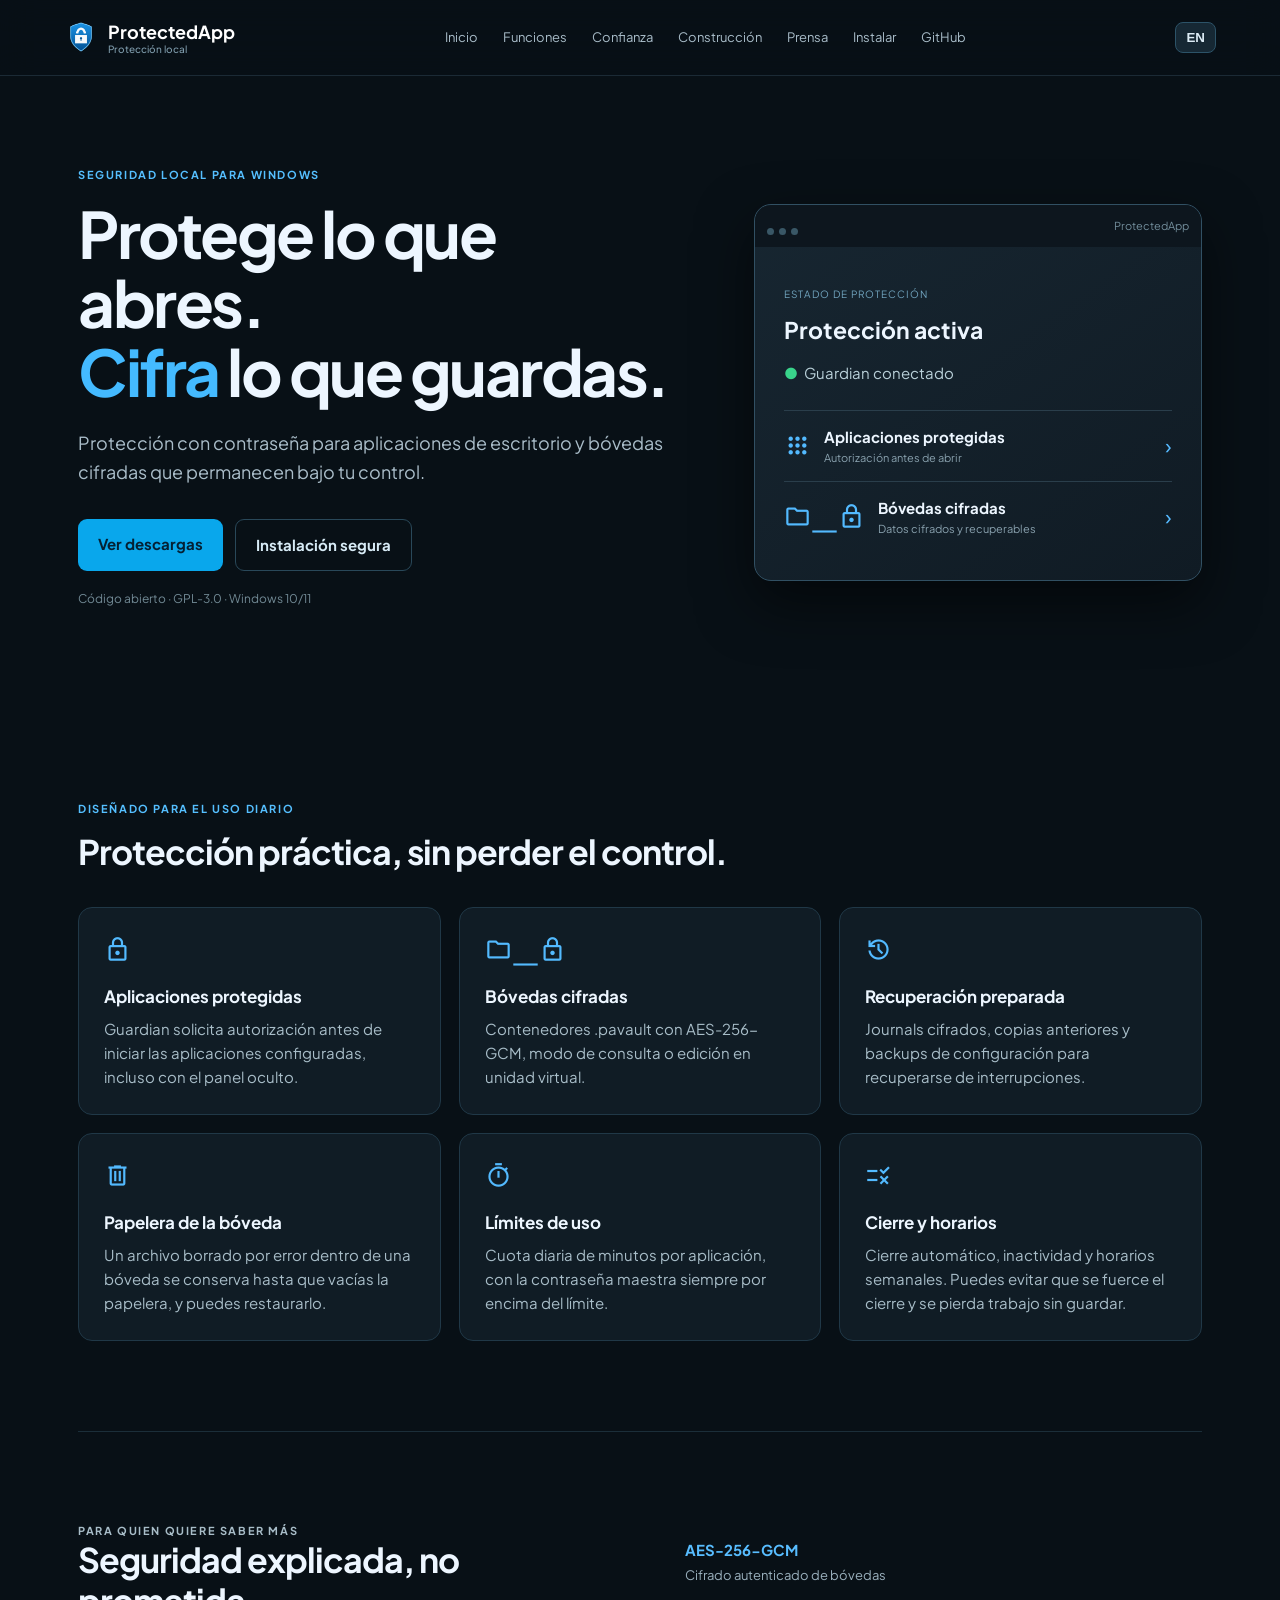
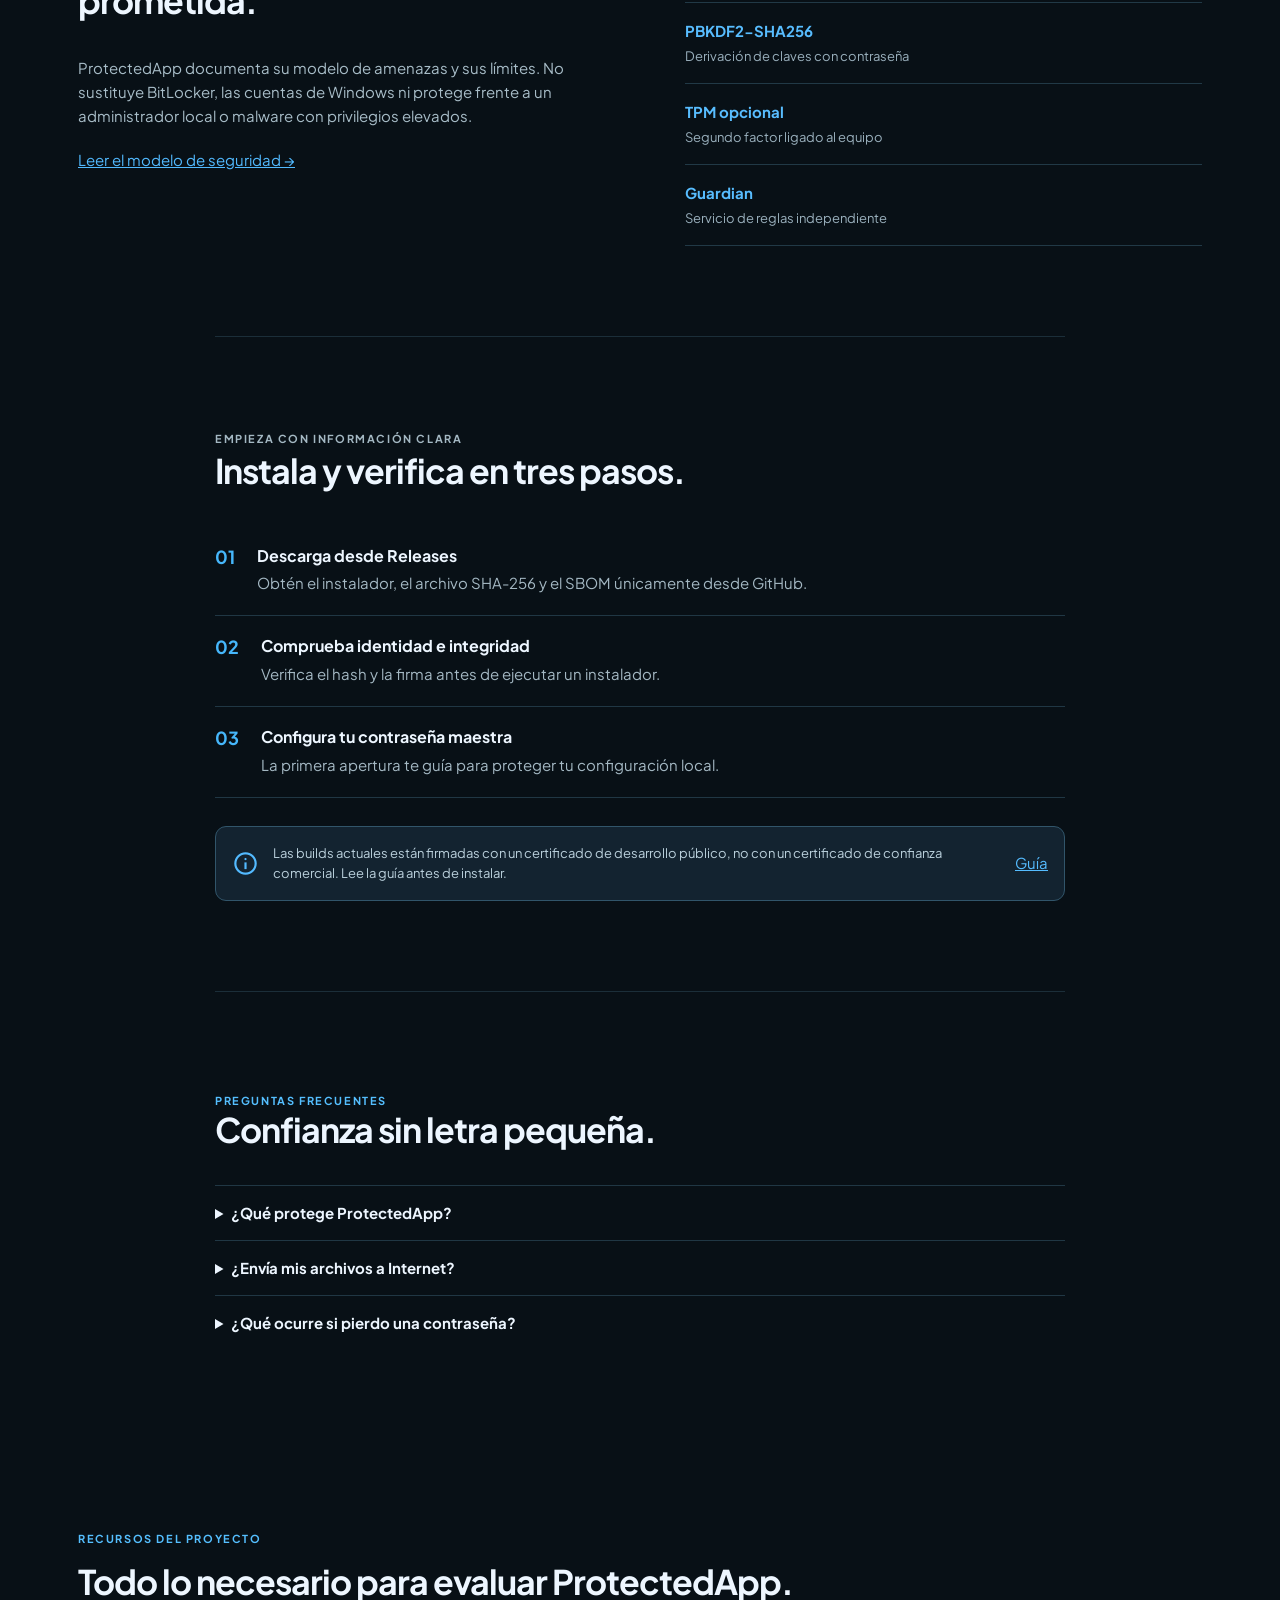
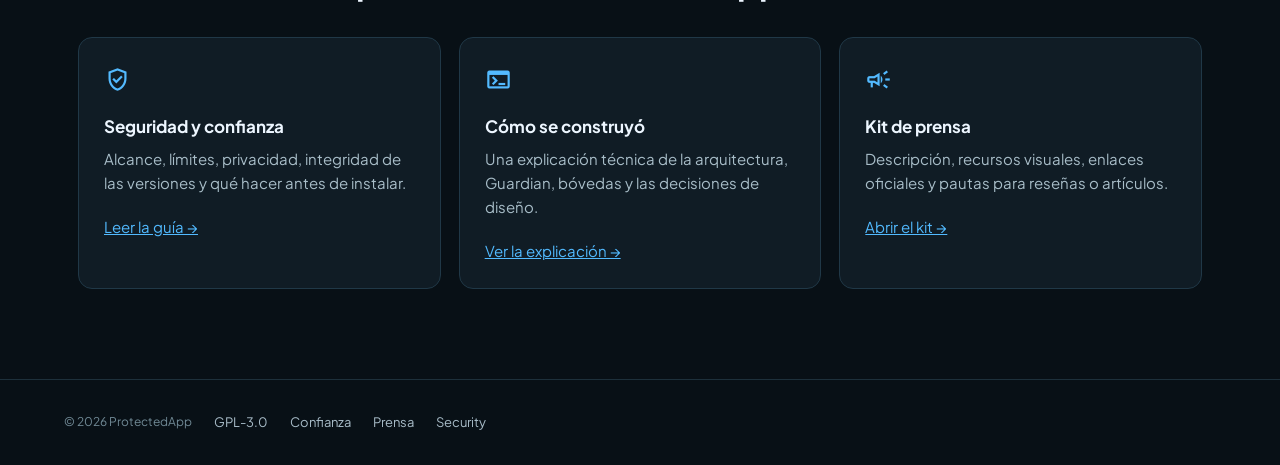
<file: docs/index.html>
<!doctype html>
<html lang="es">
<head>
  <meta charset="utf-8"><meta name="viewport" content="width=device-width,initial-scale=1">
  <meta name="description" content="Protección local para aplicaciones y bóvedas cifradas en Windows.">
  <link rel="canonical" href="https://valvik77.github.io/ProtectedApp-OSS/">
  <meta property="og:type" content="website">
  <meta property="og:url" content="https://valvik77.github.io/ProtectedApp-OSS/">
  <meta property="og:title" content="ProtectedApp · Protección local para Windows">
  <meta property="og:description" content="Protege aplicaciones y crea bóvedas cifradas, sin cuenta, nube ni telemetría.">
  <meta property="og:image" content="https://valvik77.github.io/ProtectedApp-OSS/assets/og.png">
  <meta property="og:image:secure_url" content="https://valvik77.github.io/ProtectedApp-OSS/assets/og.png">
  <meta property="og:image:type" content="image/png">
  <meta property="og:image:width" content="1728">
  <meta property="og:image:height" content="907">
  <meta name="twitter:card" content="summary_large_image">
  <meta name="twitter:title" content="ProtectedApp · Protección local para Windows">
  <meta name="twitter:description" content="Protege aplicaciones y crea bóvedas cifradas, sin cuenta, nube ni telemetría.">
  <meta name="twitter:image" content="https://valvik77.github.io/ProtectedApp-OSS/assets/og.png">
  <title>ProtectedApp · Protección local</title><link rel="stylesheet" href="styles.css">
</head>
<body>
  <header><a class="brand" href="#inicio"><img src="assets/BrandShield.png" alt=""><span>ProtectedApp<small data-es="Protección local" data-en="Local protection">Protección local</small></span></a><nav><a href="#funciones" data-es="Funciones" data-en="Features">Funciones</a><a href="#seguridad" data-es="Seguridad" data-en="Security">Seguridad</a><a href="trust.html" data-es="Confianza" data-en="Trust">Confianza</a><a href="install.html" data-es="Instalar" data-en="Install">Instalar</a><a href="https://github.com/valvik77/ProtectedApp-OSS">GitHub</a></nav><button id="lang" aria-label="Switch language">EN</button></header>
  <main id="inicio">
    <section class="hero"><div><p class="eyebrow" data-es="SEGURIDAD LOCAL PARA WINDOWS" data-en="LOCAL SECURITY FOR WINDOWS">SEGURIDAD LOCAL PARA WINDOWS</p><h1 data-es="Protege lo que abres.<br><em>Cifra</em> lo que guardas." data-en="Protect what you open.<br><em>Encrypt</em> what you keep.">Protege lo que abres.<br><em>Cifra</em> lo que guardas.</h1><p class="lead" data-es="Protección con contraseña para aplicaciones de escritorio y bóvedas cifradas que permanecen bajo tu control." data-en="Password protection for desktop applications and encrypted vaults that remain under your control.">Protección con contraseña para aplicaciones de escritorio y bóvedas cifradas que permanecen bajo tu control.</p><div class="actions"><a class="primary" href="https://github.com/valvik77/ProtectedApp-OSS/releases" data-es="Ver descargas" data-en="View downloads">Ver descargas</a><a class="secondary" href="install.html" data-es="Instalación segura" data-en="Safe installation">Instalación segura</a></div><p class="note" data-es="Código abierto · GPL-3.0 · Windows 10/11" data-en="Open source · GPL-3.0 · Windows 10/11">Código abierto · GPL-3.0 · Windows 10/11</p></div><div class="product-card"><div class="windowbar"><i></i><i></i><i></i><span>ProtectedApp</span></div><div class="panel"><p data-es="ESTADO DE PROTECCIÓN" data-en="PROTECTION STATUS">ESTADO DE PROTECCIÓN</p><strong data-es="Protección activa" data-en="Protection active">Protección activa</strong><div class="status"><b>●</b><span data-es="Guardian conectado" data-en="Guardian connected">Guardian conectado</span></div><div class="mini"><span class="symbol">apps</span><div><b data-es="Aplicaciones protegidas" data-en="Protected applications">Aplicaciones protegidas</b><small data-es="Autorización antes de abrir" data-en="Authorization before launch">Autorización antes de abrir</small></div><em>›</em></div><div class="mini"><span class="symbol">folder_lock</span><div><b data-es="Bóvedas cifradas" data-en="Encrypted vaults">Bóvedas cifradas</b><small data-es="Datos cifrados y recuperables" data-en="Encrypted, recoverable data">Datos cifrados y recuperables</small></div><em>›</em></div></div></div></section>
    <section id="funciones"><p class="eyebrow" data-es="DISEÑADO PARA EL USO DIARIO" data-en="DESIGNED FOR DAILY USE">DISEÑADO PARA EL USO DIARIO</p><h2 data-es="Protección práctica, sin perder el control." data-en="Practical protection, without losing control.">Protección práctica, sin perder el control.</h2><div class="grid"><article><span class="symbol">lock</span><h3 data-es="Aplicaciones protegidas" data-en="Protected apps">Aplicaciones protegidas</h3><p data-es="Guardian solicita autorización antes de iniciar las aplicaciones configuradas, incluso con el panel oculto." data-en="Guardian requests authorization before configured applications start, even with the panel hidden.">Guardian solicita autorización antes de iniciar las aplicaciones configuradas, incluso con el panel oculto.</p></article><article><span class="symbol">folder_lock</span><h3 data-es="Bóvedas cifradas" data-en="Encrypted vaults">Bóvedas cifradas</h3><p data-es="Contenedores .pavault con AES-256-GCM, modo de consulta o edición en unidad virtual." data-en=".pavault containers with AES-256-GCM, read-only viewing or virtual-drive editing.">Contenedores .pavault con AES-256-GCM, modo de consulta o edición en unidad virtual.</p></article><article><span class="symbol">history</span><h3 data-es="Recuperación preparada" data-en="Recovery ready">Recuperación preparada</h3><p data-es="Journals cifrados, copias anteriores y backups de configuración para recuperarse de interrupciones." data-en="Encrypted journals, prior copies, and configuration backups for interruption recovery.">Journals cifrados, copias anteriores y backups de configuración para recuperarse de interrupciones.</p></article><article><span class="symbol">delete</span><h3 data-es="Papelera de la bóveda" data-en="Vault recycle bin">Papelera de la bóveda</h3><p data-es="Un archivo borrado por error dentro de una bóveda se conserva hasta que vacías la papelera, y puedes restaurarlo." data-en="A file deleted by mistake inside a vault is retained until you empty the recycle bin, and can be restored.">Un archivo borrado por error dentro de una bóveda se conserva hasta que vacías la papelera, y puedes restaurarlo.</p></article><article><span class="symbol">timer</span><h3 data-es="Límites de uso" data-en="Usage limits">Límites de uso</h3><p data-es="Cuota diaria de minutos por aplicación, con la contraseña maestra siempre por encima del límite." data-en="A daily minute quota per application, with the master password always overriding the limit.">Cuota diaria de minutos por aplicación, con la contraseña maestra siempre por encima del límite.</p></article><article><span class="symbol">rule</span><h3 data-es="Cierre y horarios" data-en="Closing and schedules">Cierre y horarios</h3><p data-es="Cierre automático, inactividad y horarios semanales. Puedes evitar que se fuerce el cierre y se pierda trabajo sin guardar." data-en="Automatic close, inactivity, and weekly schedules. You can prevent a forced close from discarding unsaved work.">Cierre automático, inactividad y horarios semanales. Puedes evitar que se fuerce el cierre y se pierda trabajo sin guardar.</p></article></div></section>
    <section id="seguridad" class="split"><div><p class="eyebrow" data-es="PARA QUIEN QUIERE SABER MÁS" data-en="FOR PEOPLE WHO WANT TO KNOW MORE">PARA QUIEN QUIERE SABER MÁS</p><h2 data-es="Seguridad explicada, no prometida." data-en="Security explained, not promised.">Seguridad explicada, no prometida.</h2><p data-es="ProtectedApp documenta su modelo de amenazas y sus límites. No sustituye BitLocker, las cuentas de Windows ni protege frente a un administrador local o malware con privilegios elevados." data-en="ProtectedApp documents its threat model and limits. It does not replace BitLocker, Windows accounts, or protect against a local administrator or elevated malware.">ProtectedApp documenta su modelo de amenazas y sus límites. No sustituye BitLocker, las cuentas de Windows ni protege frente a un administrador local o malware con privilegios elevados.</p><a class="textlink" href="https://github.com/valvik77/ProtectedApp-OSS/blob/main/SECURITY-MODEL.md" data-es="Leer el modelo de seguridad →" data-en="Read the security model →">Leer el modelo de seguridad →</a></div><ul><li><b>AES-256-GCM</b><span data-es="Cifrado autenticado de bóvedas" data-en="Authenticated vault encryption">Cifrado autenticado de bóvedas</span></li><li><b>PBKDF2-SHA256</b><span data-es="Derivación de claves con contraseña" data-en="Password key derivation">Derivación de claves con contraseña</span></li><li><b>TPM opcional</b><span data-es="Segundo factor ligado al equipo" data-en="Device-bound second factor">Segundo factor ligado al equipo</span></li><li><b>Guardian</b><span data-es="Servicio de reglas independiente" data-en="Independent rule-enforcement service">Servicio de reglas independiente</span></li></ul></section>
    <section id="instalar" class="install"><p class="eyebrow" data-es="EMPIEZA CON INFORMACIÓN CLARA" data-en="START WITH CLEAR INFORMATION">EMPIEZA CON INFORMACIÓN CLARA</p><h2 data-es="Instala y verifica en tres pasos." data-en="Install and verify in three steps.">Instala y verifica en tres pasos.</h2><ol><li><b>01</b><div><h3 data-es="Descarga desde Releases" data-en="Download from Releases">Descarga desde Releases</h3><p data-es="Obtén el instalador, el archivo SHA-256 y el SBOM únicamente desde GitHub." data-en="Get the installer, SHA-256 file, and SBOM only from GitHub.">Obtén el instalador, el archivo SHA-256 y el SBOM únicamente desde GitHub.</p></div></li><li><b>02</b><div><h3 data-es="Comprueba identidad e integridad" data-en="Check identity and integrity">Comprueba identidad e integridad</h3><p data-es="Verifica el hash y la firma antes de ejecutar un instalador." data-en="Verify the hash and signature before running an installer.">Verifica el hash y la firma antes de ejecutar un instalador.</p></div></li><li><b>03</b><div><h3 data-es="Configura tu contraseña maestra" data-en="Set your master password">Configura tu contraseña maestra</h3><p data-es="La primera apertura te guía para proteger tu configuración local." data-en="The first launch guides you through protecting local configuration.">La primera apertura te guía para proteger tu configuración local.</p></div></li></ol><div class="warning"><span class="symbol">info</span><p data-es="Las builds actuales están firmadas con un certificado de desarrollo público, no con un certificado de confianza comercial. Lee la guía antes de instalar." data-en="Current builds are signed with a public development certificate, not a commercially trusted certificate. Read the guide before installing.">Las builds actuales están firmadas con un certificado de desarrollo público, no con un certificado de confianza comercial. Lee la guía antes de instalar.</p><a href="https://github.com/valvik77/ProtectedApp-OSS/blob/main/DEVELOPMENT-CERTIFICATE.md" data-es="Guía" data-en="Guide">Guía</a></div></section>
    <section class="faq"><p class="eyebrow" data-es="PREGUNTAS FRECUENTES" data-en="FREQUENTLY ASKED QUESTIONS">PREGUNTAS FRECUENTES</p><h2 data-es="Confianza sin letra pequeña." data-en="Trust without fine print.">Confianza sin letra pequeña.</h2><details><summary data-es="¿Qué protege ProtectedApp?" data-en="What does ProtectedApp protect?">¿Qué protege ProtectedApp?</summary><p data-es="Protege reglas locales, aplicaciones configuradas y datos dentro de bóvedas cifradas. No sustituye BitLocker ni protege frente a un administrador local." data-en="It protects local rules, configured applications, and data inside encrypted vaults. It does not replace BitLocker or protect against a local administrator.">Protege reglas locales, aplicaciones configuradas y datos dentro de bóvedas cifradas. No sustituye BitLocker ni protege frente a un administrador local.</p></details><details><summary data-es="¿Envía mis archivos a Internet?" data-en="Does it send my files to the Internet?">¿Envía mis archivos a Internet?</summary><p data-es="No. Las bóvedas y Guardian trabajan localmente. Los webhooks son opcionales y se configuran expresamente." data-en="No. Vaults and Guardian work locally. Webhooks are optional and explicitly configured.">No. Las bóvedas y Guardian trabajan localmente. Los webhooks son opcionales y se configuran expresamente.</p></details><details><summary data-es="¿Qué ocurre si pierdo una contraseña?" data-en="What happens if I lose a password?">¿Qué ocurre si pierdo una contraseña?</summary><p data-es="Las contraseñas no se recuperan. Conserva fuera del equipo las contraseñas de copias y bóvedas." data-en="Passwords cannot be recovered. Keep vault and backup passwords outside the computer.">Las contraseñas no se recuperan. Conserva fuera del equipo las contraseñas de copias y bóvedas.</p></details></section>
    <section class="resources"><p class="eyebrow" data-es="RECURSOS DEL PROYECTO" data-en="PROJECT RESOURCES">RECURSOS DEL PROYECTO</p><h2 data-es="Todo lo necesario para evaluar ProtectedApp." data-en="Everything needed to evaluate ProtectedApp.">Todo lo necesario para evaluar ProtectedApp.</h2><div class="grid"><article><span class="symbol">verified_user</span><h3 data-es="Seguridad y confianza" data-en="Security and trust">Seguridad y confianza</h3><p data-es="Alcance, límites, privacidad, integridad de las versiones y qué hacer antes de instalar." data-en="Scope, limits, privacy, release integrity, and what to do before installing.">Alcance, límites, privacidad, integridad de las versiones y qué hacer antes de instalar.</p><a class="textlink" href="trust.html" data-es="Leer la guía →" data-en="Read the guide →">Leer la guía →</a></article><article><span class="symbol">terminal</span><h3 data-es="Cómo se construyó" data-en="How it was built">Cómo se construyó</h3><p data-es="Una explicación técnica de la arquitectura, Guardian, bóvedas y las decisiones de diseño." data-en="A technical explanation of the architecture, Guardian, vaults, and the design decisions.">Una explicación técnica de la arquitectura, Guardian, bóvedas y las decisiones de diseño.</p><a class="textlink" href="how-it-is-built.html" data-es="Ver la explicación →" data-en="See the explanation →">Ver la explicación →</a></article><article><span class="symbol">campaign</span><h3 data-es="Kit de prensa" data-en="Press kit">Kit de prensa</h3><p data-es="Descripción, recursos visuales, enlaces oficiales y pautas para reseñas o artículos." data-en="Description, visual assets, official links, and guidance for reviews or articles.">Descripción, recursos visuales, enlaces oficiales y pautas para reseñas o artículos.</p><a class="textlink" href="press.html" data-es="Abrir el kit →" data-en="Open the kit →">Abrir el kit →</a></article></div></section>
  </main><footer><span>© 2026 ProtectedApp</span><a href="https://github.com/valvik77/ProtectedApp-OSS/blob/main/LICENSE">GPL-3.0</a><a href="trust.html" data-es="Confianza" data-en="Trust">Confianza</a><a href="press.html" data-es="Prensa" data-en="Press">Prensa</a><a href="https://github.com/valvik77/ProtectedApp-OSS/security/policy">Security</a></footer><script src="app.js"></script>
</body></html>
</file>
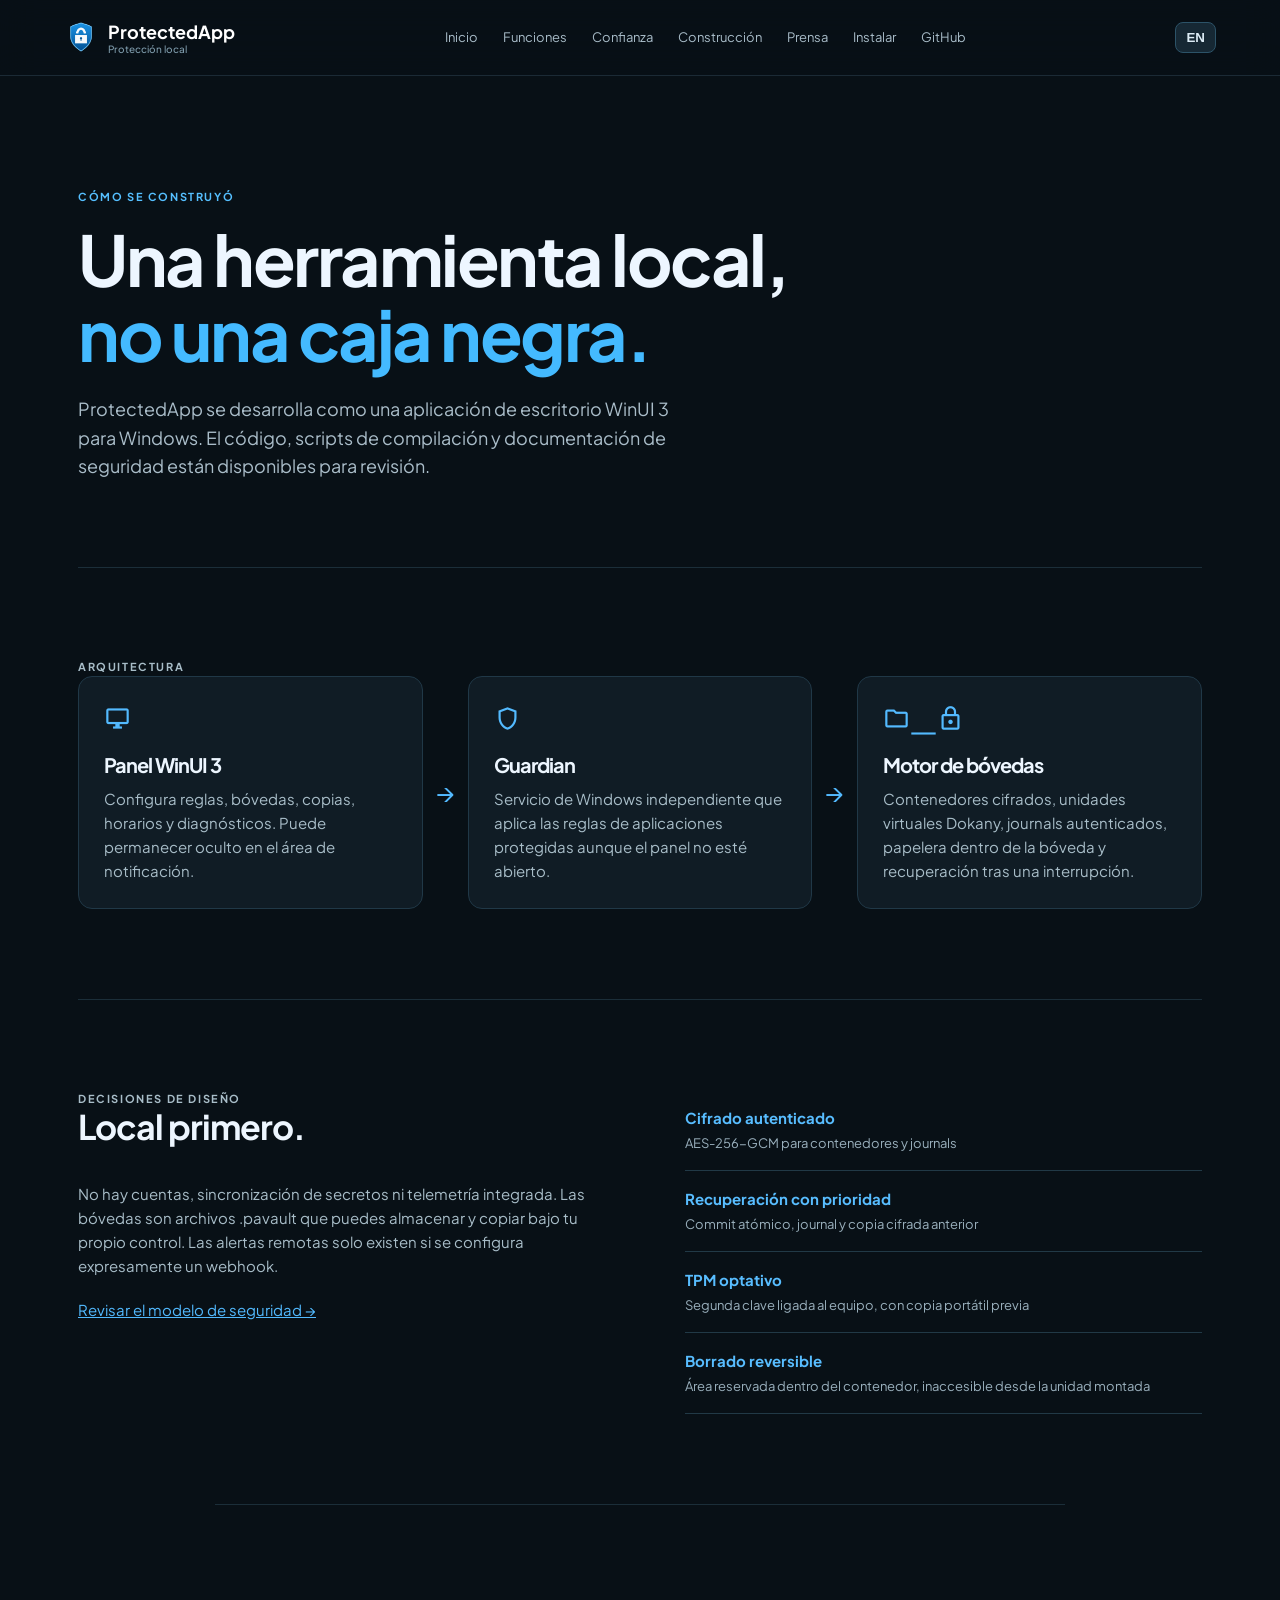
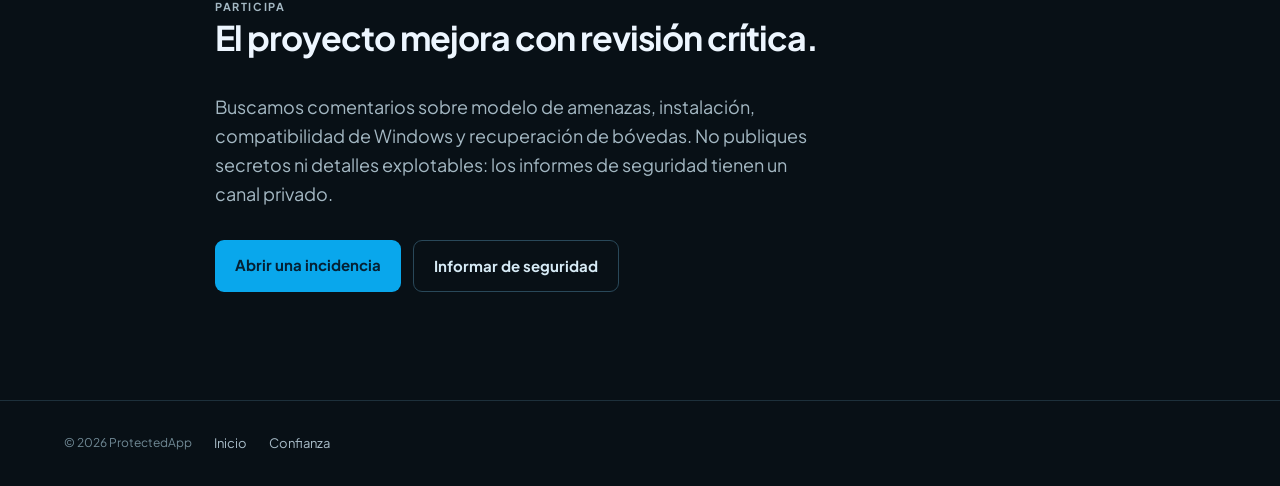
<file: docs/how-it-is-built.html>
<!doctype html><html lang="es"><head><meta charset="utf-8"><meta name="viewport" content="width=device-width,initial-scale=1"><meta name="description" content="Cómo se construyó ProtectedApp: interfaz Windows, Guardian y bóvedas cifradas."><meta property="og:image" content="assets/og.png"><meta name="twitter:card" content="summary_large_image"><title>How it was built · ProtectedApp</title><link rel="stylesheet" href="styles.css"></head><body><header><a class="brand" href="index.html"><img src="assets/BrandShield.png" alt=""><span>ProtectedApp<small data-es="Protección local" data-en="Local protection">Protección local</small></span></a><nav><a href="index.html" data-es="Inicio" data-en="Home">Inicio</a><a href="trust.html" data-es="Confianza" data-en="Trust">Confianza</a><a href="press.html" data-es="Prensa" data-en="Press">Prensa</a><a href="https://github.com/valvik77/ProtectedApp-OSS">GitHub</a></nav><button id="lang" aria-label="Switch language">EN</button></header><main><section class="page-intro"><p class="eyebrow" data-es="CÓMO SE CONSTRUYÓ" data-en="HOW IT WAS BUILT">CÓMO SE CONSTRUYÓ</p><h1 data-es="Una herramienta local,<br><em>no una caja negra.</em>" data-en="A local tool,<br><em>not a black box.</em>">Una herramienta local,<br><em>no una caja negra.</em></h1><p class="lead" data-es="ProtectedApp se desarrolla como una aplicación de escritorio WinUI 3 para Windows. El código, scripts de compilación y documentación de seguridad están disponibles para revisión." data-en="ProtectedApp is developed as a WinUI 3 desktop application for Windows. Its code, build scripts, and security documentation are available for review.">ProtectedApp se desarrolla como una aplicación de escritorio WinUI 3 para Windows. El código, scripts de compilación y documentación de seguridad están disponibles para revisión.</p></section><section class="architecture"><p class="eyebrow" data-es="ARQUITECTURA" data-en="ARCHITECTURE">ARQUITECTURA</p><div class="architecture-flow"><article><span class="symbol">desktop_windows</span><h2 data-es="Panel WinUI 3" data-en="WinUI 3 interface">Panel WinUI 3</h2><p data-es="Configura reglas, bóvedas, copias, horarios y diagnósticos. Puede permanecer oculto en el área de notificación." data-en="Configures rules, vaults, backups, schedules, and diagnostics. It can remain hidden in the notification area.">Configura reglas, bóvedas, copias, horarios y diagnósticos. Puede permanecer oculto en el área de notificación.</p></article><span>→</span><article><span class="symbol">shield</span><h2>Guardian</h2><p data-es="Servicio de Windows independiente que aplica las reglas de aplicaciones protegidas aunque el panel no esté abierto." data-en="Independent Windows service that enforces protected-app rules even when the panel is not open.">Servicio de Windows independiente que aplica las reglas de aplicaciones protegidas aunque el panel no esté abierto.</p></article><span>→</span><article><span class="symbol">folder_lock</span><h2 data-es="Motor de bóvedas" data-en="Vault engine">Motor de bóvedas</h2><p data-es="Contenedores cifrados, unidades virtuales Dokany, journals autenticados, papelera dentro de la bóveda y recuperación tras una interrupción." data-en="Encrypted containers, Dokany virtual drives, authenticated journals, a recycle bin inside the vault, and recovery after an interruption.">Contenedores cifrados, unidades virtuales Dokany, journals autenticados, papelera dentro de la bóveda y recuperación tras una interrupción.</p></article></div></section><section class="split"><div><p class="eyebrow" data-es="DECISIONES DE DISEÑO" data-en="DESIGN DECISIONS">DECISIONES DE DISEÑO</p><h2 data-es="Local primero." data-en="Local first.">Local primero.</h2><p data-es="No hay cuentas, sincronización de secretos ni telemetría integrada. Las bóvedas son archivos .pavault que puedes almacenar y copiar bajo tu propio control. Las alertas remotas solo existen si se configura expresamente un webhook." data-en="There are no accounts, secret synchronization, or built-in telemetry. Vaults are .pavault files you can store and copy under your own control. Remote alerts exist only when an operator explicitly configures a webhook.">No hay cuentas, sincronización de secretos ni telemetría integrada. Las bóvedas son archivos .pavault que puedes almacenar y copiar bajo tu propio control. Las alertas remotas solo existen si se configura expresamente un webhook.</p><a class="textlink" href="https://github.com/valvik77/ProtectedApp-OSS/blob/main/SECURITY-MODEL.md" data-es="Revisar el modelo de seguridad →" data-en="Review the security model →">Revisar el modelo de seguridad →</a></div><ul><li><b data-es="Cifrado autenticado" data-en="Authenticated encryption">Cifrado autenticado</b><span data-es="AES-256-GCM para contenedores y journals" data-en="AES-256-GCM for containers and journals">AES-256-GCM para contenedores y journals</span></li><li><b data-es="Recuperación con prioridad" data-en="Recovery first">Recuperación con prioridad</b><span data-es="Commit atómico, journal y copia cifrada anterior" data-en="Atomic commit, journal, and prior encrypted copy">Commit atómico, journal y copia cifrada anterior</span></li><li><b data-es="TPM optativo" data-en="Opt-in TPM">TPM optativo</b><span data-es="Segunda clave ligada al equipo, con copia portátil previa" data-en="Device-bound second key, with a prior portable copy">Segunda clave ligada al equipo, con copia portátil previa</span></li><li><b data-es="Borrado reversible" data-en="Reversible delete">Borrado reversible</b><span data-es="Área reservada dentro del contenedor, inaccesible desde la unidad montada" data-en="Reserved area inside the container, unreachable from the mounted drive">Área reservada dentro del contenedor, inaccesible desde la unidad montada</span></li></ul></section><section class="install"><p class="eyebrow" data-es="PARTICIPA" data-en="TAKE PART">PARTICIPA</p><h2 data-es="El proyecto mejora con revisión crítica." data-en="The project improves through critical review.">El proyecto mejora con revisión crítica.</h2><p class="lead" data-es="Buscamos comentarios sobre modelo de amenazas, instalación, compatibilidad de Windows y recuperación de bóvedas. No publiques secretos ni detalles explotables: los informes de seguridad tienen un canal privado." data-en="We welcome feedback on the threat model, installation, Windows compatibility, and vault recovery. Do not publish secrets or exploitable details: security reports have a private channel.">Buscamos comentarios sobre modelo de amenazas, instalación, compatibilidad de Windows y recuperación de bóvedas. No publiques secretos ni detalles explotables: los informes de seguridad tienen un canal privado.</p><div class="actions"><a class="primary" href="https://github.com/valvik77/ProtectedApp-OSS/issues" data-es="Abrir una incidencia" data-en="Open an issue">Abrir una incidencia</a><a class="secondary" href="https://github.com/valvik77/ProtectedApp-OSS/security/policy" data-es="Informar de seguridad" data-en="Report security">Informar de seguridad</a></div></section></main><footer><span>© 2026 ProtectedApp</span><a href="index.html" data-es="Inicio" data-en="Home">Inicio</a><a href="trust.html" data-es="Confianza" data-en="Trust">Confianza</a></footer><script src="app.js"></script></body></html>
</file>
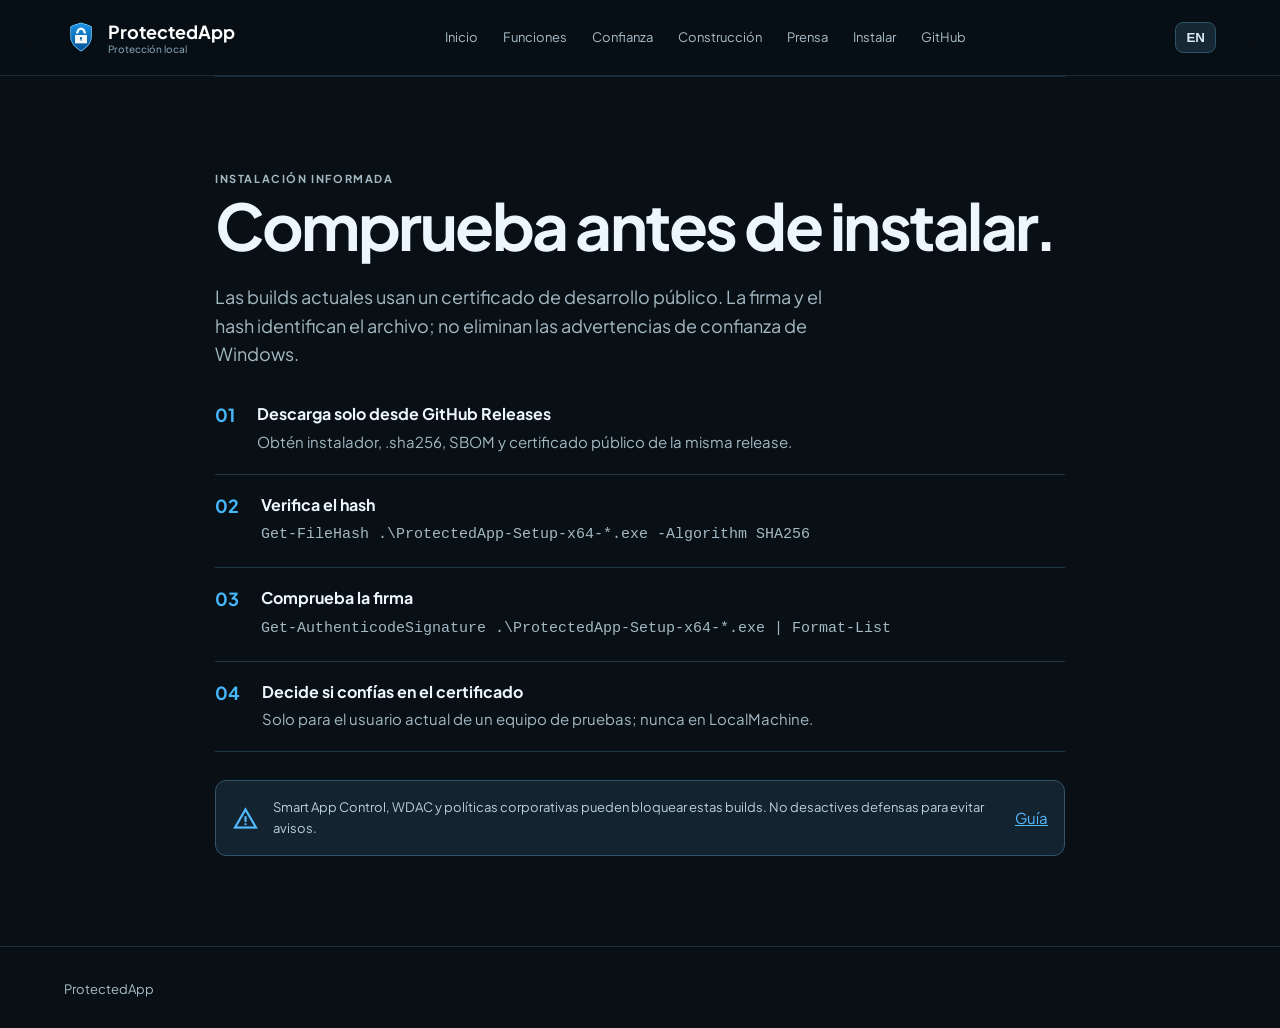
<file: docs/install.html>
<!doctype html><html lang="es"><head><meta charset="utf-8"><meta name="viewport" content="width=device-width,initial-scale=1"><title>Safe installation · ProtectedApp</title><link rel="stylesheet" href="styles.css"></head><body><header><a class="brand" href="index.html"><img src="assets/BrandShield.png" alt=""><span>ProtectedApp<small data-es="Protección local" data-en="Local protection">Protección local</small></span></a><nav><a href="index.html" data-es="Inicio" data-en="Home">Inicio</a><a href="https://github.com/valvik77/ProtectedApp-OSS/releases">Releases</a></nav><button id="lang">EN</button></header><main><section class="install"><p class="eyebrow" data-es="INSTALACIÓN INFORMADA" data-en="INFORMED INSTALLATION">INSTALACIÓN INFORMADA</p><h1 data-es="Comprueba antes de instalar." data-en="Verify before you install.">Comprueba antes de instalar.</h1><p class="lead" data-es="Las builds actuales usan un certificado de desarrollo público. La firma y el hash identifican el archivo; no eliminan las advertencias de confianza de Windows." data-en="Current builds use a public development certificate. The signature and hash identify the file; they do not remove Windows trust warnings.">Las builds actuales usan un certificado de desarrollo público. La firma y el hash identifican el archivo; no eliminan las advertencias de confianza de Windows.</p><ol><li><b>01</b><div><h3 data-es="Descarga solo desde GitHub Releases" data-en="Download only from GitHub Releases">Descarga solo desde GitHub Releases</h3><p data-es="Obtén instalador, .sha256, SBOM y certificado público de la misma release." data-en="Get the installer, .sha256, SBOM, and public certificate from the same release.">Obtén instalador, .sha256, SBOM y certificado público de la misma release.</p></div></li><li><b>02</b><div><h3 data-es="Verifica el hash" data-en="Verify the hash">Verifica el hash</h3><p><code>Get-FileHash .\ProtectedApp-Setup-x64-*.exe -Algorithm SHA256</code></p></div></li><li><b>03</b><div><h3 data-es="Comprueba la firma" data-en="Check the signature">Comprueba la firma</h3><p><code>Get-AuthenticodeSignature .\ProtectedApp-Setup-x64-*.exe | Format-List</code></p></div></li><li><b>04</b><div><h3 data-es="Decide si confías en el certificado" data-en="Decide whether to trust the certificate">Decide si confías en el certificado</h3><p data-es="Solo para el usuario actual de un equipo de pruebas; nunca en LocalMachine." data-en="Only for the current user of a test computer; never in LocalMachine.">Solo para el usuario actual de un equipo de pruebas; nunca en LocalMachine.</p></div></li></ol><div class="warning"><span class="symbol">warning</span><p data-es="Smart App Control, WDAC y políticas corporativas pueden bloquear estas builds. No desactives defensas para evitar avisos." data-en="Smart App Control, WDAC, and corporate policies can block these builds. Do not disable defenses to bypass warnings.">Smart App Control, WDAC y políticas corporativas pueden bloquear estas builds. No desactives defensas para evitar avisos.</p><a href="https://github.com/valvik77/ProtectedApp-OSS/blob/main/DEVELOPMENT-CERTIFICATE.md" data-es="Guía" data-en="Guide">Guía</a></div></section></main><footer><a href="index.html">ProtectedApp</a></footer><script src="app.js"></script></body></html>
</file>
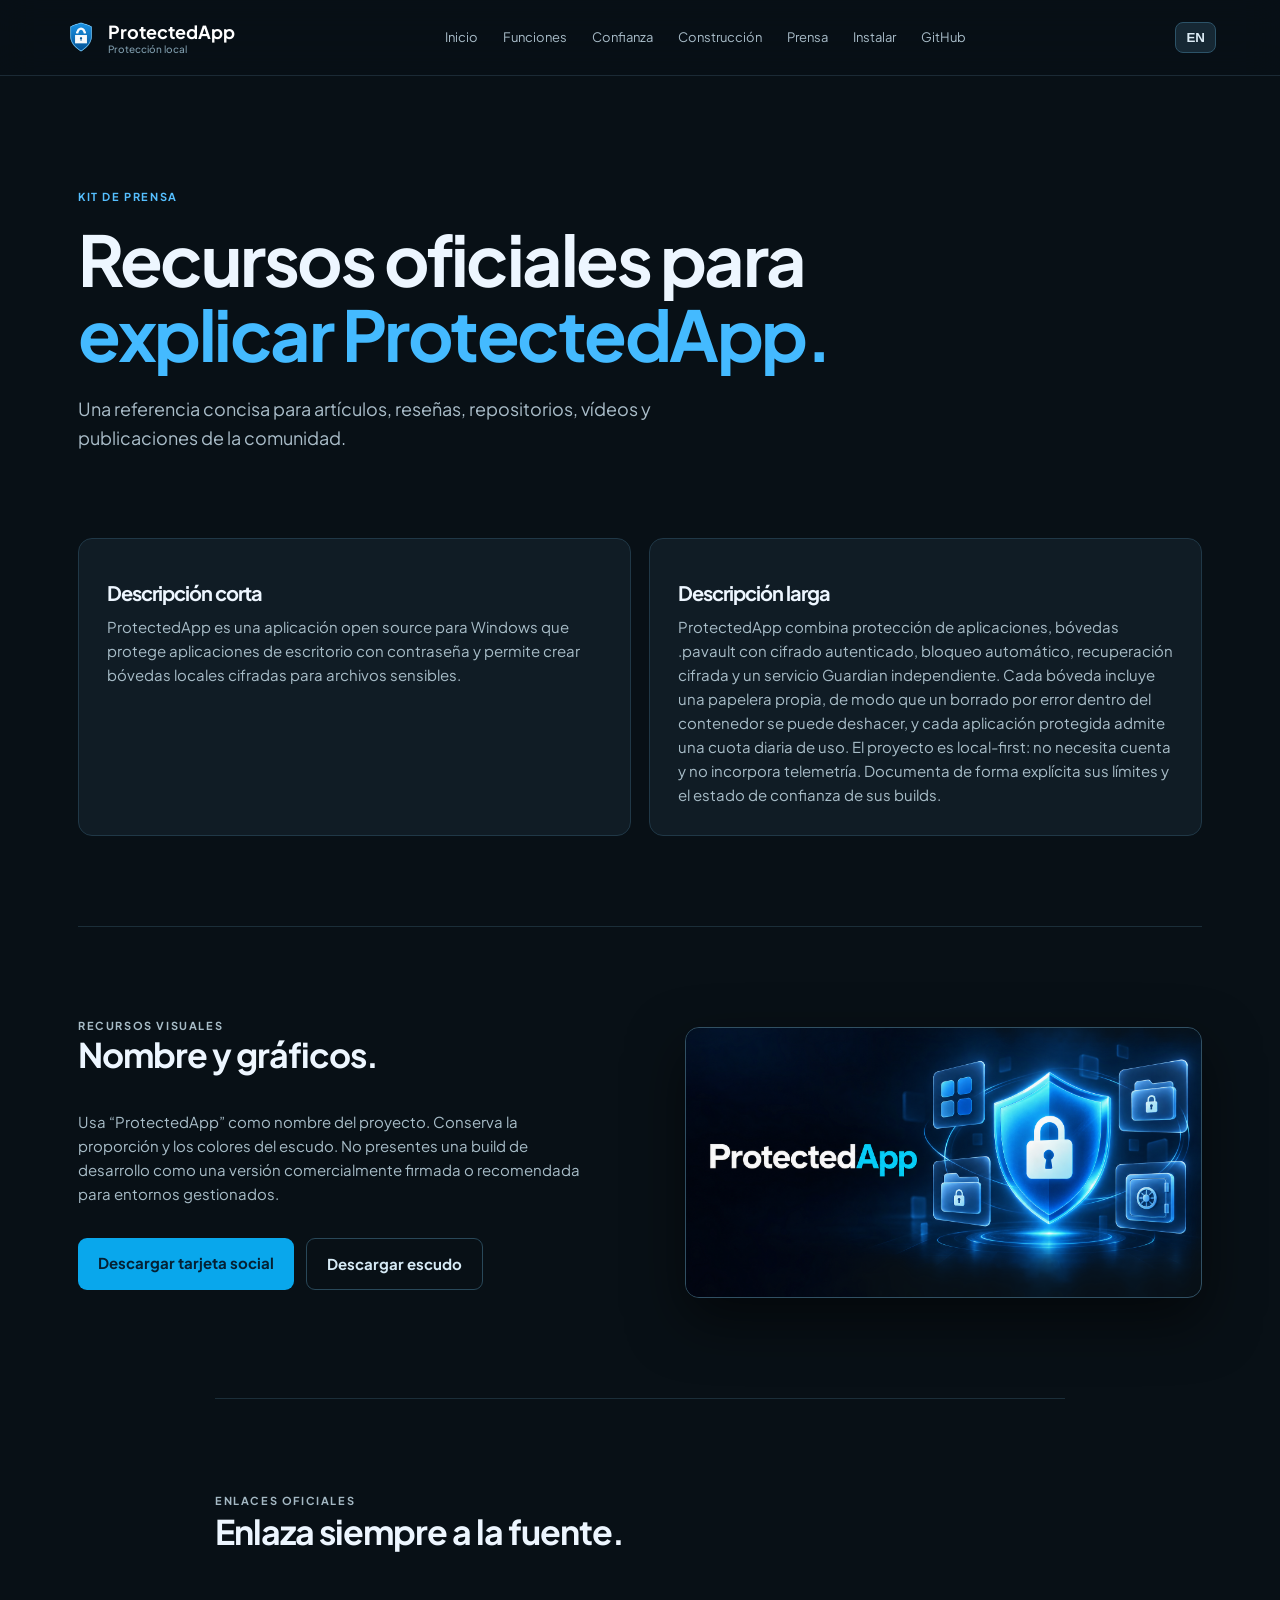
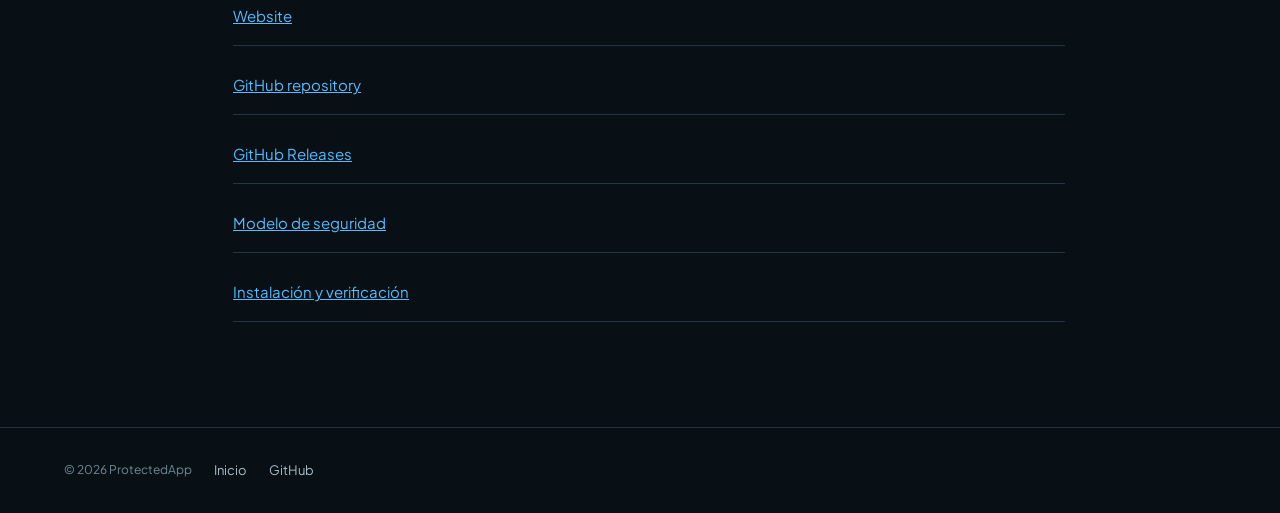
<file: docs/press.html>
<!doctype html><html lang="es"><head><meta charset="utf-8"><meta name="viewport" content="width=device-width,initial-scale=1"><meta name="description" content="Kit de prensa y recursos oficiales de ProtectedApp."><meta property="og:image" content="assets/og.png"><meta name="twitter:card" content="summary_large_image"><title>Press kit · ProtectedApp</title><link rel="stylesheet" href="styles.css"></head><body><header><a class="brand" href="index.html"><img src="assets/BrandShield.png" alt=""><span>ProtectedApp<small data-es="Protección local" data-en="Local protection">Protección local</small></span></a><nav><a href="index.html" data-es="Inicio" data-en="Home">Inicio</a><a href="trust.html" data-es="Confianza" data-en="Trust">Confianza</a><a href="how-it-is-built.html" data-es="Construcción" data-en="Build">Construcción</a><a href="https://github.com/valvik77/ProtectedApp-OSS">GitHub</a></nav><button id="lang" aria-label="Switch language">EN</button></header><main><section class="page-intro"><p class="eyebrow" data-es="KIT DE PRENSA" data-en="PRESS KIT">KIT DE PRENSA</p><h1 data-es="Recursos oficiales para<br><em>explicar ProtectedApp.</em>" data-en="Official resources to<br><em>explain ProtectedApp.</em>">Recursos oficiales para<br><em>explicar ProtectedApp.</em></h1><p class="lead" data-es="Una referencia concisa para artículos, reseñas, repositorios, vídeos y publicaciones de la comunidad." data-en="A concise reference for articles, reviews, repositories, videos, and community posts.">Una referencia concisa para artículos, reseñas, repositorios, vídeos y publicaciones de la comunidad.</p></section><section class="press-grid"><article><h2 data-es="Descripción corta" data-en="Short description">Descripción corta</h2><p data-es="ProtectedApp es una aplicación open source para Windows que protege aplicaciones de escritorio con contraseña y permite crear bóvedas locales cifradas para archivos sensibles." data-en="ProtectedApp is an open-source Windows application that password-protects desktop apps and creates local encrypted vaults for sensitive files.">ProtectedApp es una aplicación open source para Windows que protege aplicaciones de escritorio con contraseña y permite crear bóvedas locales cifradas para archivos sensibles.</p></article><article><h2 data-es="Descripción larga" data-en="Long description">Descripción larga</h2><p data-es="ProtectedApp combina protección de aplicaciones, bóvedas .pavault con cifrado autenticado, bloqueo automático, recuperación cifrada y un servicio Guardian independiente. Cada bóveda incluye una papelera propia, de modo que un borrado por error dentro del contenedor se puede deshacer, y cada aplicación protegida admite una cuota diaria de uso. El proyecto es local-first: no necesita cuenta y no incorpora telemetría. Documenta de forma explícita sus límites y el estado de confianza de sus builds." data-en="ProtectedApp combines app protection, .pavault vaults with authenticated encryption, automatic locking, encrypted recovery, and an independent Guardian service. Each vault has its own recycle bin, so a mistaken delete inside the container can be undone, and each protected application accepts a daily usage quota. The project is local-first: it needs no account and includes no telemetry. It explicitly documents its limits and the trust status of its builds.">ProtectedApp combina protección de aplicaciones, bóvedas .pavault con cifrado autenticado, bloqueo automático, recuperación cifrada y un servicio Guardian independiente. Cada bóveda incluye una papelera propia, de modo que un borrado por error dentro del contenedor se puede deshacer, y cada aplicación protegida admite una cuota diaria de uso. El proyecto es local-first: no necesita cuenta y no incorpora telemetría. Documenta de forma explícita sus límites y el estado de confianza de sus builds.</p></article></section><section class="split"><div><p class="eyebrow" data-es="RECURSOS VISUALES" data-en="VISUAL ASSETS">RECURSOS VISUALES</p><h2 data-es="Nombre y gráficos." data-en="Name and graphics.">Nombre y gráficos.</h2><p data-es="Usa “ProtectedApp” como nombre del proyecto. Conserva la proporción y los colores del escudo. No presentes una build de desarrollo como una versión comercialmente firmada o recomendada para entornos gestionados." data-en="Use “ProtectedApp” as the project name. Keep the shield’s proportions and colors. Do not present a development build as commercially signed or recommended for managed environments.">Usa “ProtectedApp” como nombre del proyecto. Conserva la proporción y los colores del escudo. No presentes una build de desarrollo como una versión comercialmente firmada o recomendada para entornos gestionados.</p><div class="actions"><a class="primary" href="assets/og.png" download="ProtectedApp-social-preview.png" data-es="Descargar tarjeta social" data-en="Download social card">Descargar tarjeta social</a><a class="secondary" href="assets/BrandShield.png" download="ProtectedApp-shield.png" data-es="Descargar escudo" data-en="Download shield">Descargar escudo</a></div></div><img class="press-image" src="assets/og.png" alt="ProtectedApp"></section><section class="install"><p class="eyebrow" data-es="ENLACES OFICIALES" data-en="OFFICIAL LINKS">ENLACES OFICIALES</p><h2 data-es="Enlaza siempre a la fuente." data-en="Always link to the source.">Enlaza siempre a la fuente.</h2><ul class="official-links"><li><a href="https://valvik77.github.io/ProtectedApp-OSS/">Website</a></li><li><a href="https://github.com/valvik77/ProtectedApp-OSS">GitHub repository</a></li><li><a href="https://github.com/valvik77/ProtectedApp-OSS/releases">GitHub Releases</a></li><li><a href="https://github.com/valvik77/ProtectedApp-OSS/blob/main/SECURITY-MODEL.md" data-es="Modelo de seguridad" data-en="Security model">Modelo de seguridad</a></li><li><a href="install.html" data-es="Instalación y verificación" data-en="Installation and verification">Instalación y verificación</a></li></ul></section></main><footer><span>© 2026 ProtectedApp</span><a href="index.html" data-es="Inicio" data-en="Home">Inicio</a><a href="https://github.com/valvik77/ProtectedApp-OSS">GitHub</a></footer><script src="app.js"></script></body></html>
</file>
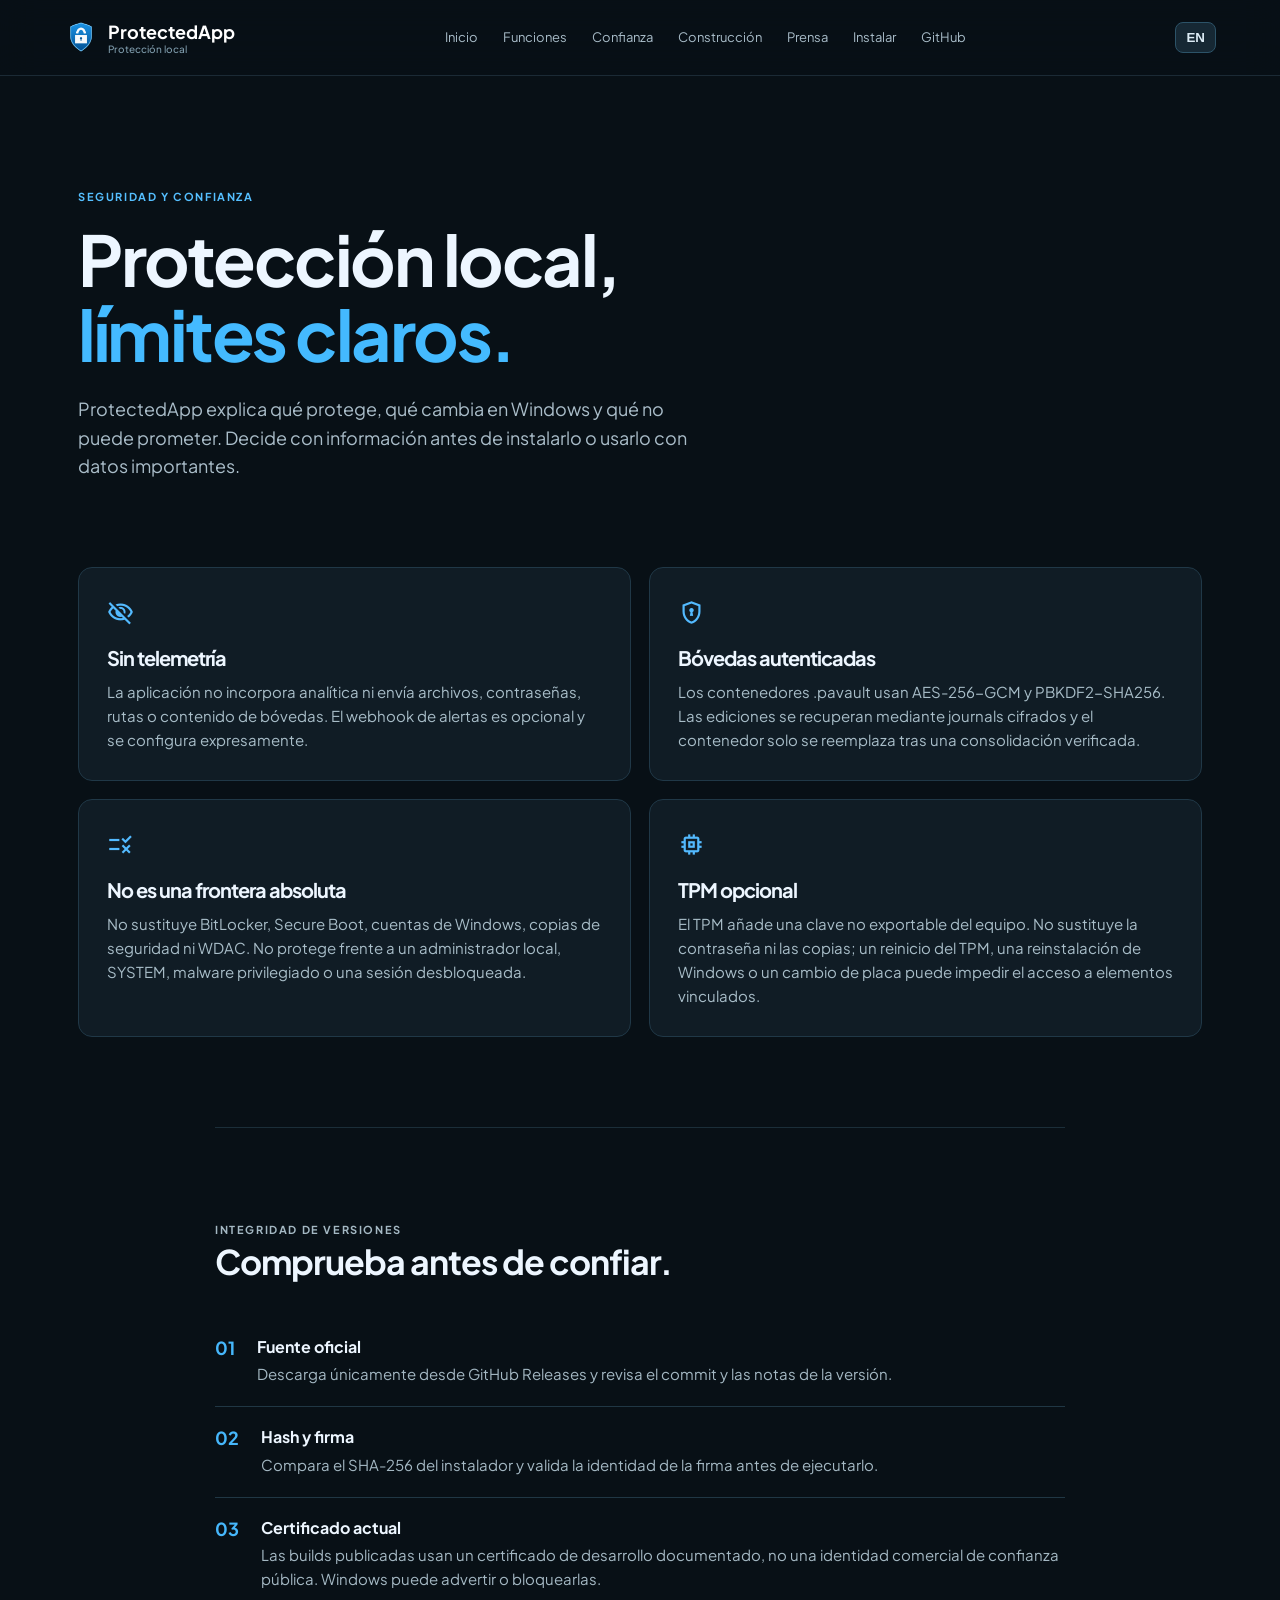
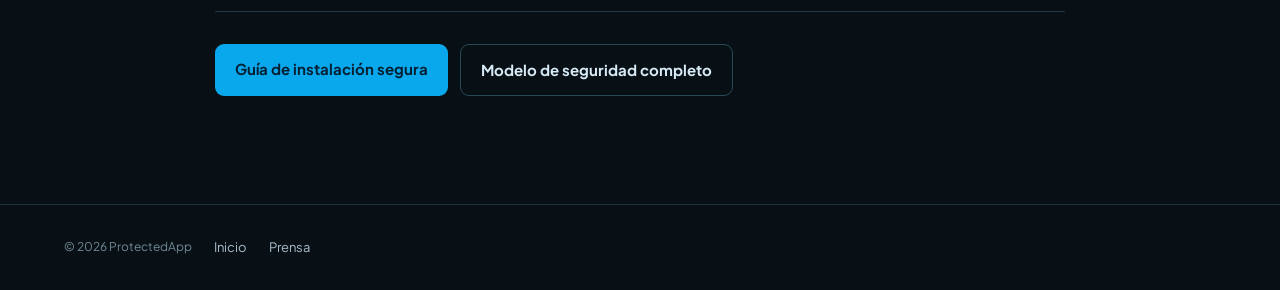
<file: docs/trust.html>
<!doctype html><html lang="es"><head><meta charset="utf-8"><meta name="viewport" content="width=device-width,initial-scale=1"><meta name="description" content="Modelo de confianza, límites y verificación de ProtectedApp."><meta property="og:image" content="assets/og.png"><meta name="twitter:card" content="summary_large_image"><title>Trust · ProtectedApp</title><link rel="stylesheet" href="styles.css"></head><body><header><a class="brand" href="index.html"><img src="assets/BrandShield.png" alt=""><span>ProtectedApp<small data-es="Protección local" data-en="Local protection">Protección local</small></span></a><nav><a href="index.html" data-es="Inicio" data-en="Home">Inicio</a><a href="how-it-is-built.html" data-es="Construcción" data-en="Build">Construcción</a><a href="install.html" data-es="Instalar" data-en="Install">Instalar</a><a href="https://github.com/valvik77/ProtectedApp-OSS">GitHub</a></nav><button id="lang" aria-label="Switch language">EN</button></header><main><section class="page-intro"><p class="eyebrow" data-es="SEGURIDAD Y CONFIANZA" data-en="SECURITY AND TRUST">SEGURIDAD Y CONFIANZA</p><h1 data-es="Protección local,<br><em>límites claros.</em>" data-en="Local protection,<br><em>clear limits.</em>">Protección local,<br><em>límites claros.</em></h1><p class="lead" data-es="ProtectedApp explica qué protege, qué cambia en Windows y qué no puede prometer. Decide con información antes de instalarlo o usarlo con datos importantes." data-en="ProtectedApp explains what it protects, what it changes in Windows, and what it cannot promise. Make an informed decision before installing it or using it with important data.">ProtectedApp explica qué protege, qué cambia en Windows y qué no puede prometer. Decide con información antes de instalarlo o usarlo con datos importantes.</p></section><section class="trust-grid"><article><span class="symbol">visibility_off</span><h2 data-es="Sin telemetría" data-en="No telemetry">Sin telemetría</h2><p data-es="La aplicación no incorpora analítica ni envía archivos, contraseñas, rutas o contenido de bóvedas. El webhook de alertas es opcional y se configura expresamente." data-en="The application includes no analytics and does not send files, passwords, paths, or vault contents. The alert webhook is optional and explicitly configured.">La aplicación no incorpora analítica ni envía archivos, contraseñas, rutas o contenido de bóvedas. El webhook de alertas es opcional y se configura expresamente.</p></article><article><span class="symbol">encrypted</span><h2 data-es="Bóvedas autenticadas" data-en="Authenticated vaults">Bóvedas autenticadas</h2><p data-es="Los contenedores .pavault usan AES-256-GCM y PBKDF2-SHA256. Las ediciones se recuperan mediante journals cifrados y el contenedor solo se reemplaza tras una consolidación verificada." data-en=".pavault containers use AES-256-GCM and PBKDF2-SHA256. Edits recover through encrypted journals, and the container is replaced only after a verified commit.">Los contenedores .pavault usan AES-256-GCM y PBKDF2-SHA256. Las ediciones se recuperan mediante journals cifrados y el contenedor solo se reemplaza tras una consolidación verificada.</p></article><article><span class="symbol">rule</span><h2 data-es="No es una frontera absoluta" data-en="Not an absolute boundary">No es una frontera absoluta</h2><p data-es="No sustituye BitLocker, Secure Boot, cuentas de Windows, copias de seguridad ni WDAC. No protege frente a un administrador local, SYSTEM, malware privilegiado o una sesión desbloqueada." data-en="It does not replace BitLocker, Secure Boot, Windows accounts, backups, or WDAC. It does not protect against a local administrator, SYSTEM, privileged malware, or an unlocked session.">No sustituye BitLocker, Secure Boot, cuentas de Windows, copias de seguridad ni WDAC. No protege frente a un administrador local, SYSTEM, malware privilegiado o una sesión desbloqueada.</p></article><article><span class="symbol">memory</span><h2 data-es="TPM opcional" data-en="Optional TPM">TPM opcional</h2><p data-es="El TPM añade una clave no exportable del equipo. No sustituye la contraseña ni las copias; un reinicio del TPM, una reinstalación de Windows o un cambio de placa puede impedir el acceso a elementos vinculados." data-en="The TPM adds a non-exportable device key. It does not replace a password or backups; a TPM reset, Windows reinstall, or motherboard change can prevent access to bound items.">El TPM añade una clave no exportable del equipo. No sustituye la contraseña ni las copias; un reinicio del TPM, una reinstalación de Windows o un cambio de placa puede impedir el acceso a elementos vinculados.</p></article></section><section class="install"><p class="eyebrow" data-es="INTEGRIDAD DE VERSIONES" data-en="RELEASE INTEGRITY">INTEGRIDAD DE VERSIONES</p><h2 data-es="Comprueba antes de confiar." data-en="Verify before trusting.">Comprueba antes de confiar.</h2><ol><li><b>01</b><div><h3 data-es="Fuente oficial" data-en="Official source">Fuente oficial</h3><p data-es="Descarga únicamente desde GitHub Releases y revisa el commit y las notas de la versión." data-en="Download only from GitHub Releases and review the commit and release notes.">Descarga únicamente desde GitHub Releases y revisa el commit y las notas de la versión.</p></div></li><li><b>02</b><div><h3 data-es="Hash y firma" data-en="Hash and signature">Hash y firma</h3><p data-es="Compara el SHA-256 del instalador y valida la identidad de la firma antes de ejecutarlo." data-en="Compare the installer SHA-256 and validate the signing identity before running it.">Compara el SHA-256 del instalador y valida la identidad de la firma antes de ejecutarlo.</p></div></li><li><b>03</b><div><h3 data-es="Certificado actual" data-en="Current certificate">Certificado actual</h3><p data-es="Las builds publicadas usan un certificado de desarrollo documentado, no una identidad comercial de confianza pública. Windows puede advertir o bloquearlas." data-en="Published builds use a documented development certificate, not a commercially trusted identity. Windows can warn about or block them.">Las builds publicadas usan un certificado de desarrollo documentado, no una identidad comercial de confianza pública. Windows puede advertir o bloquearlas.</p></div></li></ol><div class="actions"><a class="primary" href="install.html" data-es="Guía de instalación segura" data-en="Safe installation guide">Guía de instalación segura</a><a class="secondary" href="https://github.com/valvik77/ProtectedApp-OSS/blob/main/SECURITY-MODEL.md" data-es="Modelo de seguridad completo" data-en="Full security model">Modelo de seguridad completo</a></div></section></main><footer><span>© 2026 ProtectedApp</span><a href="index.html" data-es="Inicio" data-en="Home">Inicio</a><a href="press.html" data-es="Prensa" data-en="Press">Prensa</a></footer><script src="app.js"></script></body></html>
</file>
<file: docs/styles.css>
@font-face{font-family:Jakarta;src:url(assets/PlusJakartaSans.ttf)}@font-face{font-family:Symbols;src:url(assets/MaterialSymbolsOutlined.ttf)}*{box-sizing:border-box}html{scroll-behavior:smooth}body{margin:0;background:#081016;color:#edf6ff;font:15px Jakarta,Arial,sans-serif;line-height:1.6}.symbol{font:27px Symbols;color:#53baff;font-variation-settings:'FILL' 0}header{height:76px;display:flex;align-items:center;justify-content:space-between;padding:0 max(5vw,32px);border-bottom:1px solid #1b2a35;background:#081016e8;backdrop-filter:blur(18px);position:sticky;top:0;z-index:3}.brand{display:flex;align-items:center;color:#fff;text-decoration:none;font-weight:bold;font-size:18px;gap:10px}.brand img{width:34px;height:40px;object-fit:contain}.brand small{display:block;color:#7d9aaa;font-size:10px;font-weight:500;margin-top:-5px}nav{display:flex;gap:25px}nav a,footer a{color:#a8bcc8;text-decoration:none;font-size:13px}nav a:hover,.textlink{color:#52baff}button{background:#162834;color:#dcecf6;border:1px solid #2c5368;border-radius:8px;padding:7px 10px;font-weight:bold}main{max-width:1180px;margin:auto;padding:0 28px}.hero{min-height:590px;display:grid;grid-template-columns:1.15fr .85fr;align-items:center;gap:70px}.eyebrow{font-size:11px;letter-spacing:1.6px;color:#55bfff;font-weight:bold;margin:0 0 15px}h1{font-size:clamp(40px,5vw,68px);line-height:1.08;letter-spacing:-2.5px;margin:0 0 23px}h1 em{font-style:normal;color:#44baff}.lead{font-size:18px;color:#aabdc9;max-width:610px}.actions{display:flex;gap:12px;margin:32px 0 18px}.actions a{padding:13px 20px;text-decoration:none;border-radius:9px;font-weight:bold}.primary{background:#09a7ec;color:#052033}.secondary{border:1px solid #294859;color:#d7ebf6}.note{font-size:12px;color:#718994}.product-card{background:linear-gradient(145deg,#172631,#101b24);border:1px solid #315063;border-radius:17px;box-shadow:0 22px 55px #0008;overflow:hidden}.windowbar{height:42px;background:#0d161e;padding:12px}.windowbar i{display:inline-block;width:7px;height:7px;border-radius:50%;background:#395766;margin-right:5px}.windowbar span{float:right;color:#728d9b;font-size:11px}.panel{padding:29px}.panel>p{font-size:10px;color:#70a3bd;letter-spacing:1px}.panel>strong{font-size:23px}.status{color:#b9d0d9;margin:12px 0 25px}.status b{color:#39d48b;margin-right:6px}.mini{display:flex;align-items:center;gap:13px;padding:14px 0;border-top:1px solid #2a3e4b}.mini div{flex:1}.mini small{display:block;color:#89a1ae;font-size:11px}.mini em{font-style:normal;color:#56baff;font-size:22px}section{padding:90px 0}h2{font-size:34px;line-height:1.2;letter-spacing:-1px;margin:0 0 34px}.grid{display:grid;grid-template-columns:repeat(3,1fr);gap:18px}.grid article{background:#101c25;border:1px solid #203847;border-radius:14px;padding:25px}.grid h3{margin:14px 0 7px;font-size:17px}.grid p,.split p{color:#a8bdc8;margin:0}.split{display:grid;grid-template-columns:1fr 1fr;gap:90px;border-top:1px solid #1b2e39}.textlink{display:inline-block;margin-top:20px}.split ul{list-style:none;padding:0;margin:0}.split li{padding:16px 0;border-bottom:1px solid #213946}.split b{display:block;color:#58bdff}.split span{color:#9ab0bd;font-size:13px}.install{border-top:1px solid #1b2e39;max-width:850px;margin:auto}.install ol{list-style:none;padding:0}.install li{display:flex;gap:22px;padding:17px 0;border-bottom:1px solid #203744}.install li>b{color:#46b7fb;font-size:18px}.install h3{margin:0;font-size:16px}.install p{margin:3px 0;color:#a4b8c3}.warning{margin-top:28px;display:flex;align-items:center;gap:14px;background:#132330;border:1px solid #31556a;border-radius:11px;padding:16px}.warning p{margin:0;flex:1;color:#bad0dc;font-size:13px}.warning a{color:#55bcff}.faq{border-top:1px solid #1b2e39;max-width:850px;margin:auto}.faq details{border-top:1px solid #203744;padding:15px 0;color:#a8bdc8}.faq summary{cursor:pointer;color:#edf6ff;font-weight:bold}.faq p{margin:10px 0 0}footer{padding:32px 5vw;border-top:1px solid #1d303b;display:flex;gap:22px;color:#708995;font-size:12px}@media(max-width:760px){header nav{display:none}.hero,.split{grid-template-columns:1fr;gap:35px}.hero{padding-top:65px}.grid{grid-template-columns:1fr}section{padding:65px 0}h1{font-size:45px}.product-card{max-width:430px}.warning{align-items:flex-start}}
</file>
